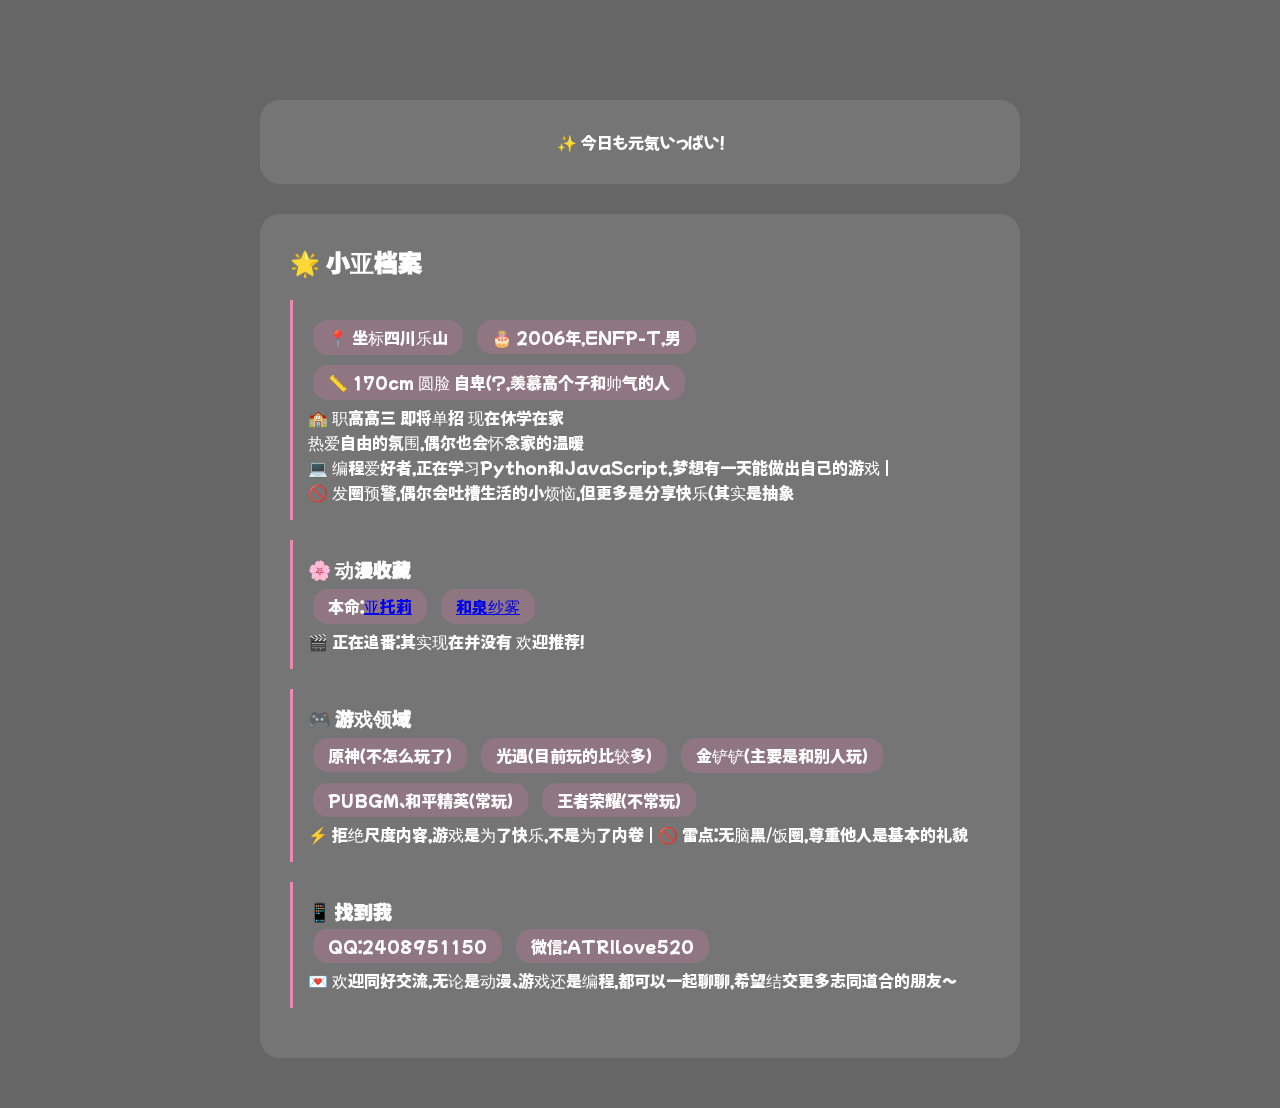
<file: about.html>
<!DOCTYPE html>
<html lang="zh">
<head>
    <meta charset="UTF-8">
    <meta name="viewport" content="width=device-width, initial-scale=1.0">
    <title>小亚の领域</title>
    <link href="https://fonts.googleapis.com/css2?family=Mochiy+Pop+P+One&display=swap" rel="stylesheet">
    <style>
        :root {
            --primary: #ff7eb6;
            --secondary: #6bd9e9;
            --bg: url('http://www.98qy.com/sjbz/api.php');
        }

        * {
            margin: 0;
            padding: 0;
            box-sizing: border-box;
        }

        body {
            font-family: 'Mochiy Pop P One', sans-serif;
            min-height: 100vh;
            background: linear-gradient(rgba(0,0,0,0.6), rgba(0,0,0,0.6)), var(--bg) center/cover fixed;
            color: #fff;
            overflow-x: hidden;
        }

        .container {
            max-width: 800px;
            margin: 0 auto;
            padding: 20px;
        }

        .hitokoto-box {
            background: rgba(255,255,255,0.1);
            backdrop-filter: blur(10px);
            border-radius: 20px;
            padding: 30px;
            margin: 80px 0 30px;
            text-align: center;
            animation: float 3s ease-in-out infinite;
        }

        @keyframes float {
            0%, 100% { transform: translateY(0); }
            50% { transform: translateY(-10px); }
        }

        .music-station {
            background: rgba(0,0,0,0.8);
            border-radius: 20px;
            padding: 30px;
            margin-bottom: 30px;
        }

        .album-art {
            width: 200px;
            height: 200px;
            border-radius: 15px;
            object-fit: cover;
            margin: 0 auto 20px;
            display: block;
            animation: rotate 20s linear infinite;
            animation-play-state: paused;
        }

        .music-info {
            text-align: center;
            margin-bottom: 20px;
        }

        /* 个人介绍卡片 */
        .profile-card {
            background: rgba(255,255,255,0.1);
            backdrop-filter: blur(10px);
            border-radius: 20px;
            padding: 30px;
            margin: 30px 0;
            transition: 0.3s;
        }

        .info-section {
            margin: 20px 0;
            padding: 15px;
            border-left: 3px solid var(--primary);
        }

        .tag {
            display: inline-block;
            padding: 5px 15px;
            margin: 5px;
            background: rgba(255,126,182,0.2);
            border-radius: 15px;
        }

        @keyframes rotate {
            0% { transform: rotate(0); }
            100% { transform: rotate(360deg); }
        }

        @media (max-width: 768px) {
            .album-art {
                width: 150px;
                height: 150px;
            }
        }
    </style>
</head>
<body>
    <div class="container">
        <div class="hitokoto-box" id="hitokoto">
            <div class="loading">✨ 二次元能量充能中...</div>
        </div>



<div class="profile-card">
    <h2>🌟 小亚档案</h2>
    <div class="info-section">
        <p class="tag">📍 坐标四川乐山</p>
        <p class="tag">🎂 2006年，ENFP-T，男</p>
        <p class="tag">📏 170cm 圆脸 自卑（？，羡慕高个子和帅气的人</p>
        <p>🏫 职高高三 即将单招 现在休学在家<br>热爱自由的氛围，偶尔也会怀念家的温暖 <br> 💻 编程爱好者，正在学习Python和JavaScript，梦想有一天能做出自己的游戏 |<br>🚫 发圈预警，偶尔会吐槽生活的小烦恼，但更多是分享快乐（其实是抽象</p>
    </div>

    <div class="info-section">
        <h3>🌸 动漫收藏</h3>
        <p class="tag">本命：<a href="https://mzh.moegirl.org.cn/%E4%BA%9A%E6%89%98%E8%8E%89" target="_blank">亚托莉</a></p>
<p class="tag"><a href="https://mzh.moegirl.org.cn/%E5%92%8C%E6%B3%89%E7%BA%B1%E9%9B%BE" target="_blank">和泉纱雾</a></p>

        <p>🎬 正在追番：其实现在并没有 欢迎推荐！</p>
    </div>

    <div class="info-section">
        <h3>🎮 游戏领域</h3>
        <p class="tag">原神（不怎么玩了）</p>
        <p class="tag">光遇（目前玩的比较多）</p>
        <p class="tag">金铲铲（主要是和别人玩）</p>
        <p class="tag">PUBGM、和平精英（常玩）</p>
        <p class="tag">王者荣耀（不常玩）</p>
        <p>⚡ 拒绝尺度内容，游戏是为了快乐，不是为了内卷 | 🚫 雷点：无脑黑/饭圈，尊重他人是基本的礼貌</p>
    </div>

    <div class="info-section">
        <h3>📱 找到我</h3>
        <p class="tag">QQ：2408951150</p>
        <p class="tag">微信：ATRIlove520</p>
        <p>💌 欢迎同好交流，无论是动漫、游戏还是编程，都可以一起聊聊，希望结交更多志同道合的朋友～</p>
    </div>
</div>


    <script>
        async function loadHitokoto() {
            try {
                const res = await fetch('https://v1.hitokoto.cn?c=a');
                const data = await res.json();
                document.getElementById('hitokoto').innerHTML = `
                    <div>"${data.hitokoto}"</div>
                    <div style="margin-top:15px">—— ${data.from}</div>
                `;
            } catch {
                document.getElementById('hitokoto').innerHTML = `
                    <div>✨ 今日も元気いっぱい！</div>
                `;
            }
        }

       
        
        window.addEventListener('load', () => {
            loadHitokoto();                   

            
            document.body.addEventListener('click', () => {
                audio.play().catch(() => {});
            }, { once: true });
        });
    </script>
</body>
</html>
</file>
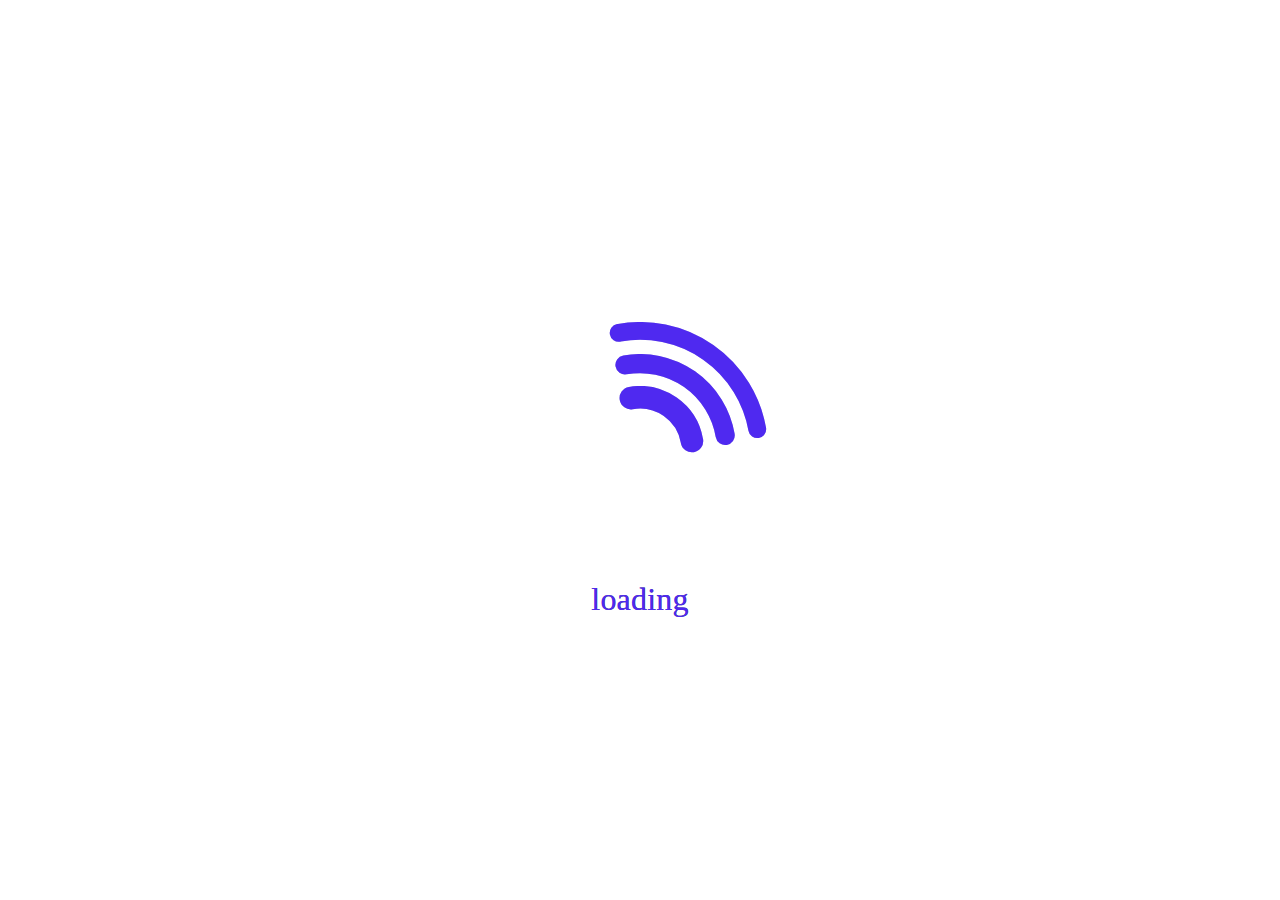
<file: loading.html>
<html>
    <head>    
        <link rel="stylesheet" type="text/css" href="loading.css">
        <title>加载中</title>
        <meta http-equiv="refresh" content="3; url=about.html">
    </head>
        <div id="wifi-loader">
    <svg class="circle-outer" viewBox="0 0 86 86">
        <circle class="back" cx="43" cy="43" r="40"></circle>
        <circle class="front" cx="43" cy="43" r="40"></circle>
        <circle class="new" cx="43" cy="43" r="40"></circle>
    </svg>
    <svg class="circle-middle" viewBox="0 0 60 60">
        <circle class="back" cx="30" cy="30" r="27"></circle>
        <circle class="front" cx="30" cy="30" r="27"></circle>
    </svg>
    <svg class="circle-inner" viewBox="0 0 34 34">
        <circle class="back" cx="17" cy="17" r="14"></circle>
        <circle class="front" cx="17" cy="17" r="14"></circle>
    </svg>
    <div class="text" data-text="Loading"></div>
</div>
</html>
</file>
<file: loading.css>
body, html {
    height: 100%;
    margin: 0;
    padding: 0;
}
body {
    display: flex;
    justify-content: center;
    align-items: center;
    height: 100vh; 
    background: #fff; 
}

#wifi-loader {
  --background: #62abff;
  --front-color: #4f29f0;
  --back-color: #c3c8de;
  --text-color: #414856;
  width: 256px;
  height: 256px;
  border-radius: 64px;
  position: relative;
  display: flex;
  justify-content: center;
  align-items: center;
}

#wifi-loader svg {
  position: absolute;
  display: flex;
  justify-content: center;
  align-items: center;
}

#wifi-loader svg circle {
  position: absolute;
  fill: none;
  stroke-width: 6px;
  stroke-linecap: round;
  stroke-linejoin: round;
  transform: rotate(-100deg);
  transform-origin: center;
}

#wifi-loader svg circle.back {
  stroke: var(--back-color);
}

#wifi-loader svg circle.front {
  stroke: var(--front-color);
}

#wifi-loader svg.circle-outer {
  height: 256px;
  width: 256px;
}

#wifi-loader svg.circle-outer circle {
  stroke-dasharray: 62.75 188.25;
}

#wifi-loader svg.circle-outer circle.back {
  animation: circle-outer135 1.8s ease infinite 0.3s;
}

#wifi-loader svg.circle-outer circle.front {
  animation: circle-outer135 1.8s ease infinite 0.15s;
}

#wifi-loader svg.circle-middle {
  height: 192px;
  width: 192px;
}

#wifi-loader svg.circle-middle circle {
  stroke-dasharray: 42.5 127.5;
}

#wifi-loader svg.circle-middle circle.back {
  animation: circle-middle6123 1.8s ease infinite 0.25s;
}

#wifi-loader svg.circle-middle circle.front {
  animation: circle-middle6123 1.8s ease infinite 0.1s;
}

#wifi-loader svg.circle-inner {
  height: 128px;
  width: 128px;
}

#wifi-loader svg.circle-inner circle {
  stroke-dasharray: 22 66;
}

#wifi-loader svg.circle-inner circle.back {
  animation: circle-inner162 1.8s ease infinite 0.2s;
}

#wifi-loader svg.circle-inner circle.front {
  animation: circle-inner162 1.8s ease infinite 0.05s;
}

#wifi-loader .text {
  position: absolute;
  bottom: -40px;
  display: flex;
  justify-content: center;
  align-items: center;
  text-transform: lowercase;
  font-weight: 500;
  font-size: 32px;
  letter-spacing: 0.2px;
}

#wifi-loader .text::before, #wifi-loader .text::after {
  content: attr(data-text);
}

#wifi-loader .text::before {
  color: var(--text-color);
}

#wifi-loader .text::after {
  color: var(--front-color);
  animation: text-animation76 3.6s ease infinite;
  position: absolute;
  left: 0;
}

@keyframes circle-outer135 {
  0% {
    stroke-dashoffset: 25;
  }

  25% {
    stroke-dashoffset: 0;
  }

  65% {
    stroke-dashoffset: 301;
  }

  80% {
    stroke-dashoffset: 276;
  }

  100% {
    stroke-dashoffset: 276;
  }
}

@keyframes circle-middle6123 {
  0% {
    stroke-dashoffset: 17;
  }

  25% {
    stroke-dashoffset: 0;
  }

  65% {
    stroke-dashoffset: 204;
  }

  80% {
    stroke-dashoffset: 187;
  }

  100% {
    stroke-dashoffset: 187;
  }
}

@keyframes circle-inner162 {
  0% {
    stroke-dashoffset: 9;
  }

  25% {
    stroke-dashoffset: 0;
  }

  65% {
    stroke-dashoffset: 106;
  }

  80% {
    stroke-dashoffset: 97;
  }

  100% {
    stroke-dashoffset: 97;
  }
}

@keyframes text-animation76 {
  0% {
    clip-path: inset(0 100% 0 0);
  }

  50% {
    clip-path: inset(0);
  }

  100% {
    clip-path: inset(0 0 0 100%);
  }
}
</file>
